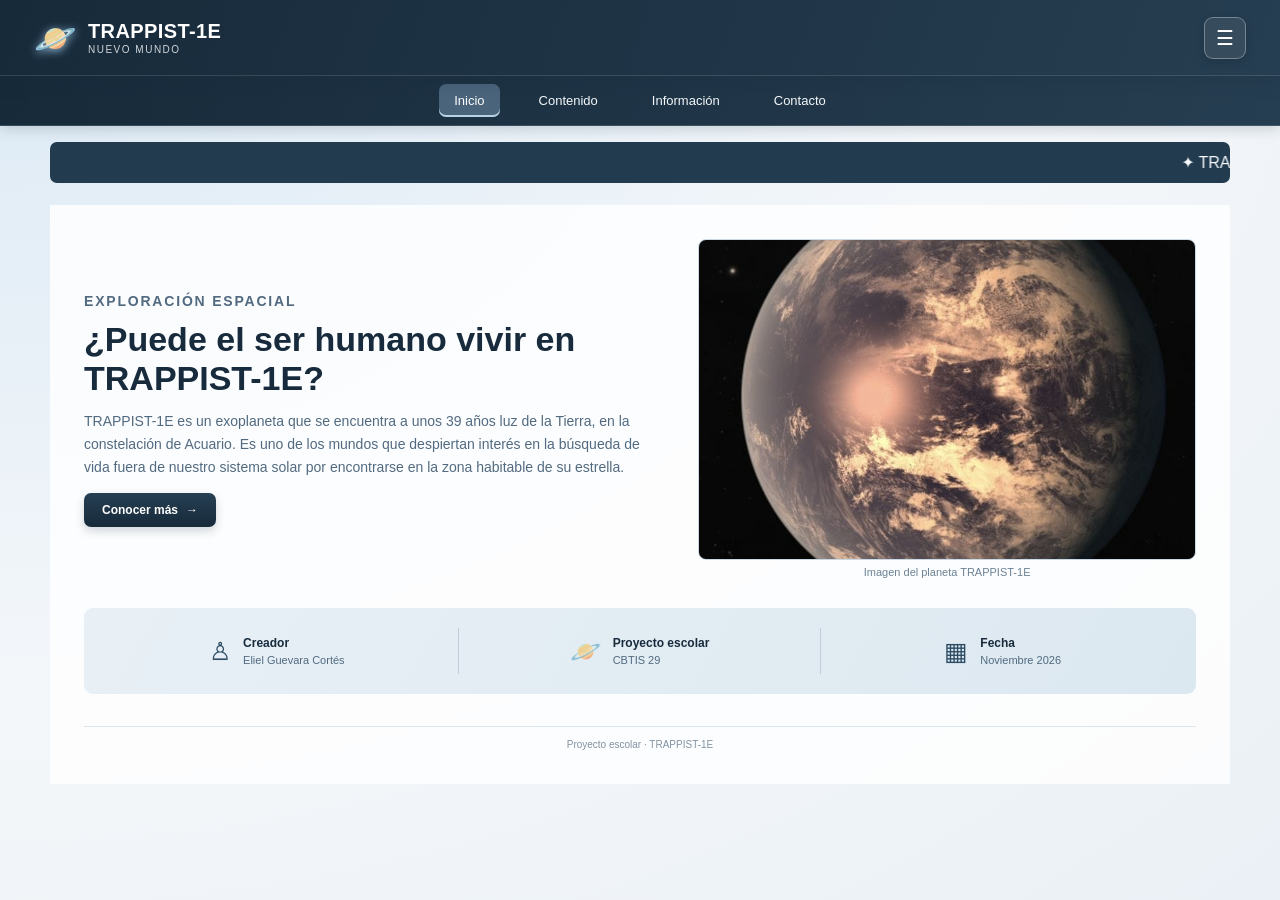
<file: index.html>
<!DOCTYPE html>
<html lang="es">
<head>
  <meta charset="UTF-8">
  <meta name="viewport" content="width=device-width, initial-scale=1.0">
  <meta name="description" content="Proyecto escolar sobre el exoplaneta TRAPPIST-1E.">
  <title>TRAPPIST-1E | Inicio</title>
  <link rel="stylesheet" href="estilos.css">
</head>
<body>
  <header class="header">
    <a class="logo" href="index.html" aria-label="TRAPPIST-1E, ir al inicio">
      <span class="planet-icon" aria-hidden="true">🪐</span>
      <span><b>TRAPPIST-1E</b><small>NUEVO MUNDO</small></span>
    </a>
    <button class="menu-btn" type="button" aria-label="Abrir menú" aria-expanded="false" aria-controls="menu-alterno" onclick="toggleMenu()">☰</button>
  </header>
  <nav class="topbar" id="menu-alterno" aria-label="Menú alternativo">
    <a href="index.html" class="active" aria-current="page">Inicio</a>
    <a href="contenido.html">Contenido</a>
    <a href="informacion.html">Información</a>
    <a href="contacto.html">Contacto</a>
  </nav>
<nav class="main-nav" aria-label="Navegación principal"><a class="active" aria-current="page" href="index.html">Inicio</a><a href="contenido.html">Contenido</a><a href="informacion.html">Información</a><a href="contacto.html">Contacto</a></nav>
  <marquee class="ticker" behavior="scroll" direction="left" scrollamount="4">✦ TRAPPIST-1E es uno de los planetas más interesantes para estudiar fuera del sistema solar ✦</marquee>
  <div class="layout">
    <main class="main">
      <section class="hero">
        <div>
          <p class="eyebrow">EXPLORACIÓN ESPACIAL</p>
          <h1>¿Puede el ser humano vivir en TRAPPIST-1E?</h1>
          <p>TRAPPIST-1E es un exoplaneta que se encuentra a unos 39 años luz de la Tierra, en la constelación de Acuario. Es uno de los mundos que despiertan interés en la búsqueda de vida fuera de nuestro sistema solar por encontrarse en la zona habitable de su estrella.</p>
          <a href="contenido.html" class="btn">Conocer más <span aria-hidden="true">→</span></a>
        </div>
        <figure>
          <div class="image-frame"><img src="./imagenes/planeta1.jpg" alt="Representación del exoplaneta TRAPPIST-1E"></div>
          <figcaption>Imagen del planeta TRAPPIST-1E</figcaption>
        </figure>
      </section>

      <section class="info-strip" aria-label="Datos del proyecto">
        <div><span class="info-icon">♙</span><span><b>Creador</b><small>Eliel Guevara Cortés</small></span></div>
        <div><span class="info-icon">🪐</span><span><b>Proyecto escolar</b><small>CBTIS 29</small></span></div>
        <div><span class="info-icon">▦</span><span><b>Fecha</b><small>Noviembre 2026</small></span></div>
      </section>
      <footer class="page-footer">Proyecto escolar · TRAPPIST-1E</footer>
    </main>
  </div>

<script>
function toggleMenu() {
  const menu = document.getElementById('menu-alterno');
  const button = document.querySelector('.menu-btn');
  const abierto = menu.classList.toggle('abierto');
  document.body.classList.toggle('menu-open', abierto);
  button.setAttribute('aria-expanded', abierto ? 'true' : 'false');
}
function closeMenu() {
  const menu = document.getElementById('menu-alterno');
  const button = document.querySelector('.menu-btn');
  if (!menu || !button) return;
  menu.classList.remove('abierto');
  document.body.classList.remove('menu-open');
  button.setAttribute('aria-expanded', 'false');
}
document.addEventListener('click', function(event) {
  const menu = document.getElementById('menu-alterno');
  const button = document.querySelector('.menu-btn');
  if (menu && button && !menu.contains(event.target) && !button.contains(event.target)) {
    closeMenu();
  }
});
document.addEventListener('keydown', function(event) {
  if (event.key === 'Escape') closeMenu();
});
</script>

</body>
</html>
</file>
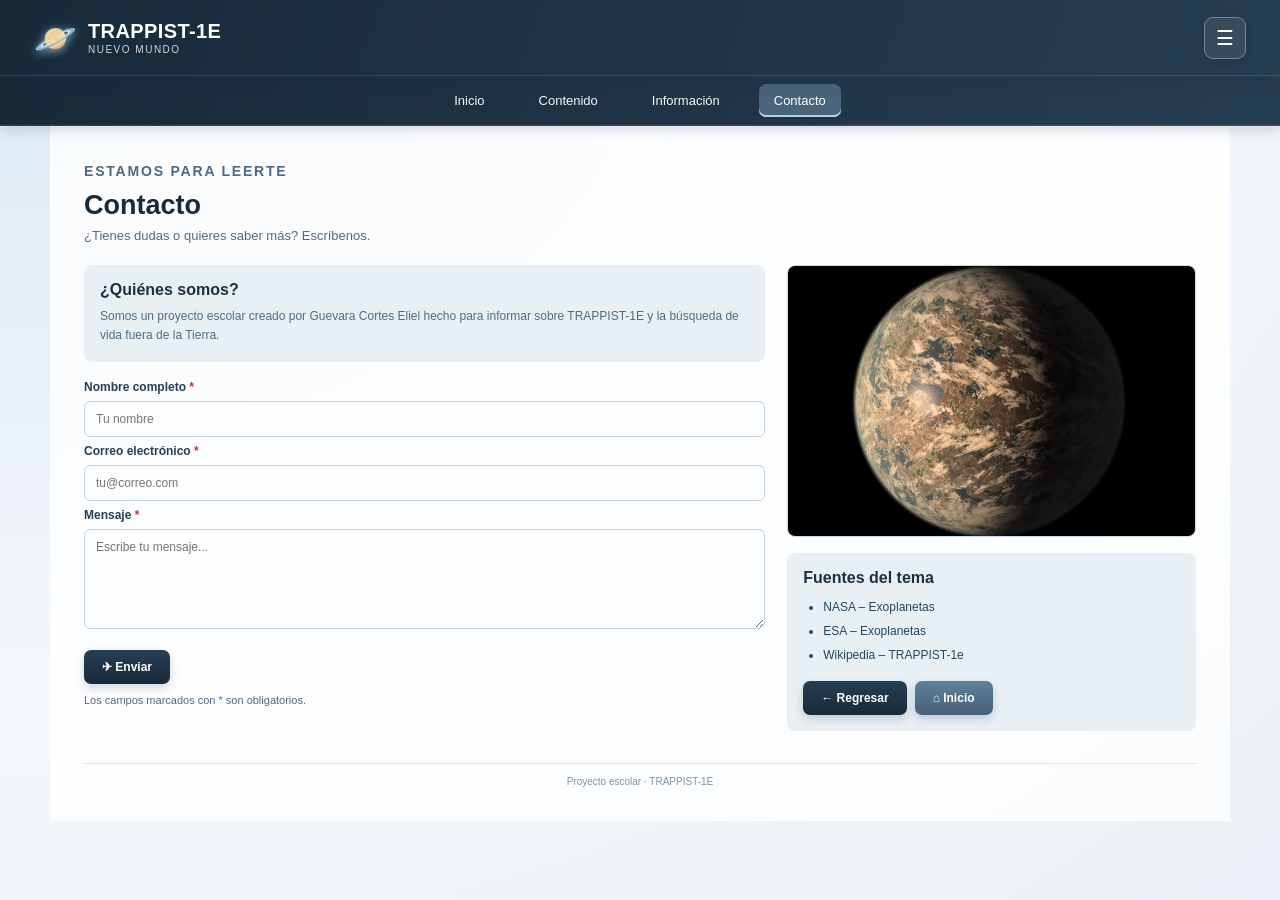
<file: contacto.html>
<!DOCTYPE html>
<html lang="es">
<head>
  <meta charset="UTF-8">
  <meta name="viewport" content="width=device-width, initial-scale=1.0">
  <meta name="description" content="Formulario de contacto del proyecto escolar TRAPPIST-1E.">
  <title>TRAPPIST-1E | Contacto</title>
  <link rel="stylesheet" href="estilos.css">
</head>
<body>
  <header class="header">
    <a class="logo" href="index.html"><span class="planet-icon" aria-hidden="true">🪐</span><span><b>TRAPPIST-1E</b><small>NUEVO MUNDO</small></span></a>
    <button class="menu-btn" type="button" aria-label="Abrir menú" aria-expanded="false" aria-controls="menu-alterno" onclick="toggleMenu()">☰</button>
  </header>
  <nav class="topbar" id="menu-alterno" aria-label="Menú alternativo">
    <a href="index.html">Inicio</a>
    <a href="contenido.html">Contenido</a>
    <a href="informacion.html">Información</a>
    <a href="contacto.html" class="active" aria-current="page">Contacto</a>
  </nav>
<nav class="main-nav" aria-label="Navegación principal"><a href="index.html">Inicio</a><a href="contenido.html">Contenido</a><a href="informacion.html">Información</a><a class="active" aria-current="page" href="contacto.html">Contacto</a></nav>
  <div class="layout">
    <main class="main">
      <header class="section-heading"><p class="eyebrow">ESTAMOS PARA LEERTE</p><h1>Contacto</h1><p>¿Tienes dudas o quieres saber más? Escríbenos.</p></header>
      <div class="contact-layout">
        <section>
          <article class="about-card"><h2>¿Quiénes somos?</h2><p>Somos un proyecto escolar creado por Guevara Cortes Eliel hecho para informar sobre TRAPPIST-1E y la búsqueda de vida fuera de la Tierra.</p></article>
          <form id="contact-form" class="contact-form">
            <label for="nombre">Nombre completo <span>*</span></label>
            <input id="nombre" name="nombre" type="text" placeholder="Tu nombre" autocomplete="name" required>
            <label for="correo">Correo electrónico <span>*</span></label>
            <input id="correo" name="correo" type="email" placeholder="tu@correo.com" autocomplete="email" required>
            <label for="mensaje">Mensaje <span>*</span></label>
            <textarea id="mensaje" name="mensaje" placeholder="Escribe tu mensaje..." rows="4" required></textarea>
            <button class="btn" type="submit">✈ Enviar</button>
            <p id="form-feedback" class="form-feedback" role="status" aria-live="polite">Los campos marcados con * son obligatorios.</p>
          </form>
        </section>
        <aside class="contact-aside">
          <div class="image-frame"><img src="imagenes/planeta2.jpg" alt="Imagen de referencia de TRAPPIST-1E"></div>
          <div class="sources"><h2>Fuentes del tema</h2>
            <ul>
              <li><a href="https://www.nasa.gov/universe/exoplanets/" target="_blank" rel="noopener noreferrer">NASA – Exoplanetas</a></li>
              <li><a href="https://www.esa.int/Science_Exploration/Space_Science/Exoplanets" target="_blank" rel="noopener noreferrer">ESA – Exoplanetas</a></li>
              <li><a href="https://es.wikipedia.org/wiki/TRAPPIST-1e" target="_blank" rel="noopener noreferrer">Wikipedia – TRAPPIST-1e</a></li>
            </ul>
            <a class="btn" href="informacion.html">← Regresar</a><a class="btn secondary" href="index.html">⌂ Inicio</a>
          </div>
        </aside>
      </div>
      <footer class="page-footer">Proyecto escolar · TRAPPIST-1E</footer>
    </main>
  </div>
  <script>
function toggleMenu() {
  const menu = document.getElementById('menu-alterno');
  const button = document.querySelector('.menu-btn');
  const abierto = menu.classList.toggle('abierto');
  document.body.classList.toggle('menu-open', abierto);
  button.setAttribute('aria-expanded', abierto ? 'true' : 'false');
}
function closeMenu() {
  const menu = document.getElementById('menu-alterno');
  const button = document.querySelector('.menu-btn');
  if (!menu || !button) return;
  menu.classList.remove('abierto');
  document.body.classList.remove('menu-open');
  button.setAttribute('aria-expanded', 'false');
}
document.addEventListener('click', function(event) {
  const menu = document.getElementById('menu-alterno');
  const button = document.querySelector('.menu-btn');
  if (menu && button && !menu.contains(event.target) && !button.contains(event.target)) {
    closeMenu();
  }
});
document.addEventListener('keydown', function(event) {
  if (event.key === 'Escape') closeMenu();
});
</script>

<script>
function toggleMenu() {
  const menu = document.getElementById('menu-alterno');
  const button = document.querySelector('.menu-btn');
  const abierto = menu.classList.toggle('abierto');
  document.body.classList.toggle('menu-open', abierto);
  button.setAttribute('aria-expanded', abierto ? 'true' : 'false');
}
function closeMenu() {
  const menu = document.getElementById('menu-alterno');
  const button = document.querySelector('.menu-btn');
  if (!menu || !button) return;
  menu.classList.remove('abierto');
  document.body.classList.remove('menu-open');
  button.setAttribute('aria-expanded', 'false');
}
document.addEventListener('click', function(event) {
  const menu = document.getElementById('menu-alterno');
  const button = document.querySelector('.menu-btn');
  if (menu && button && !menu.contains(event.target) && !button.contains(event.target)) {
    closeMenu();
  }
});
document.addEventListener('keydown', function(event) {
  if (event.key === 'Escape') closeMenu();
});
</script>

</body>
</html>
</file>
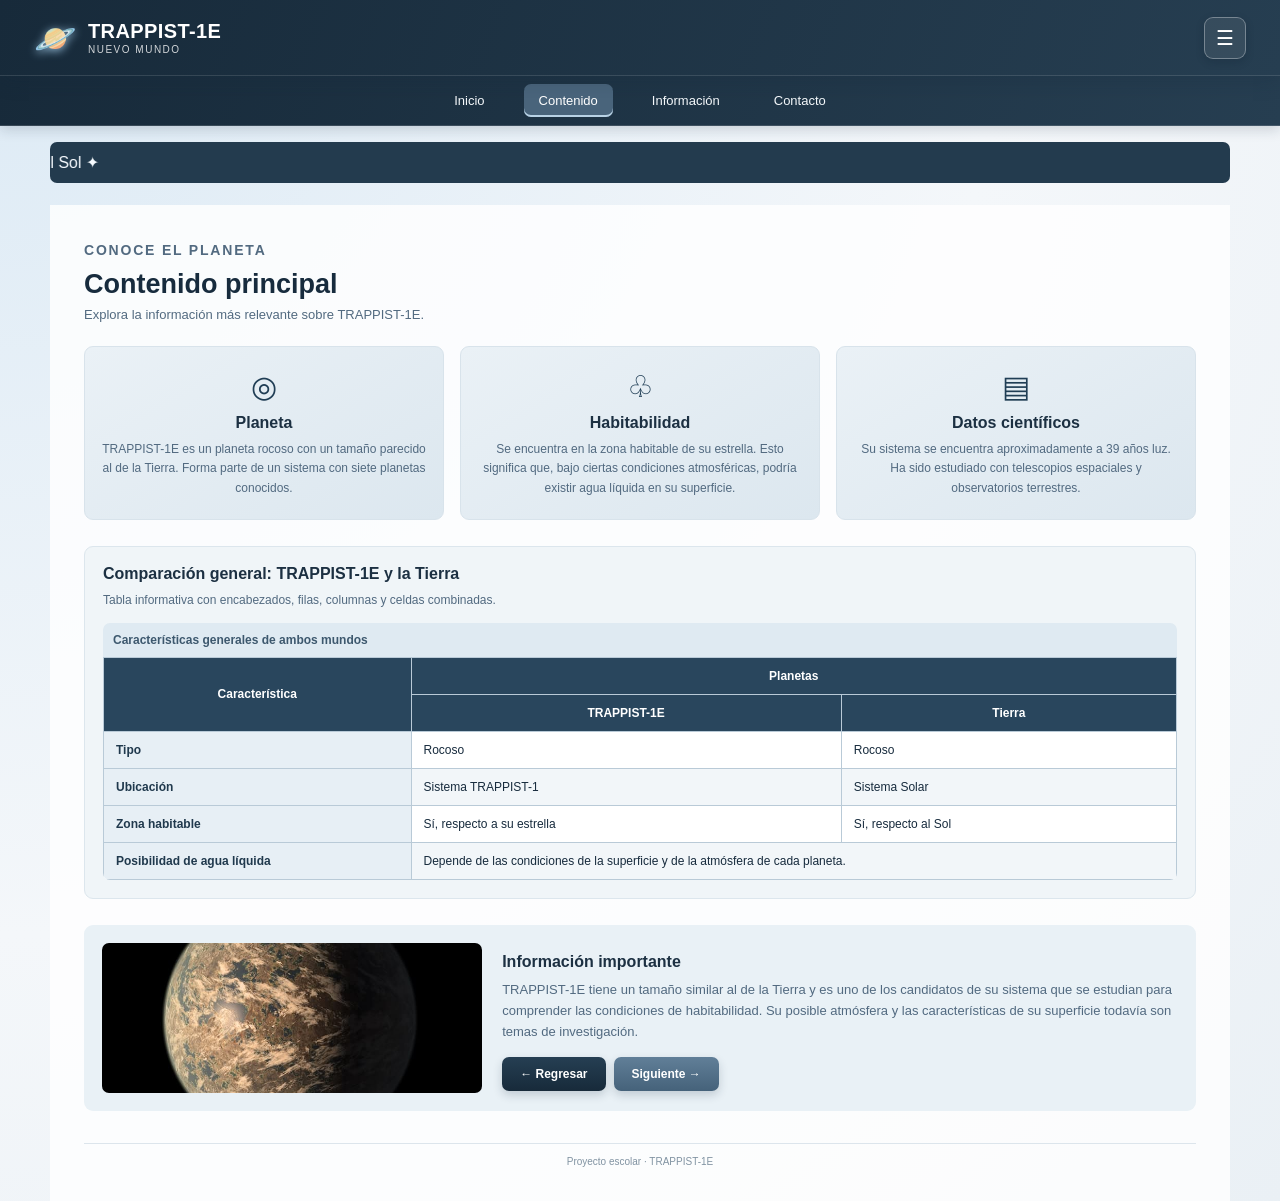
<file: contenido.html>
<!DOCTYPE html>
<html lang="es">
<head>
  <meta charset="UTF-8">
  <meta name="viewport" content="width=device-width, initial-scale=1.0">
  <meta name="description" content="Características y datos de TRAPPIST-1E.">
  <title>TRAPPIST-1E | Contenido principal</title>
  <link rel="stylesheet" href="estilos.css">
</head>
<body>
  <header class="header">
    <a class="logo" href="index.html"><span class="planet-icon" aria-hidden="true">🪐</span><span><b>TRAPPIST-1E</b><small>NUEVO MUNDO</small></span></a>
    <button class="menu-btn" type="button" aria-label="Abrir menú" aria-expanded="false" aria-controls="menu-alterno" onclick="toggleMenu()">☰</button>
  </header>
  <nav class="topbar" id="menu-alterno" aria-label="Menú alternativo">
    <a href="index.html">Inicio</a>
    <a href="contenido.html" class="active" aria-current="page">Contenido</a>
    <a href="informacion.html">Información</a>
    <a href="contacto.html">Contacto</a>
  </nav>
<nav class="main-nav" aria-label="Navegación principal"><a href="index.html">Inicio</a><a class="active" aria-current="page" href="contenido.html">Contenido</a><a href="informacion.html">Información</a><a href="contacto.html">Contacto</a></nav>
  <marquee class="ticker" behavior="scroll" direction="right" scrollamount="3">✦ Un exoplaneta es un planeta que orbita una estrella distinta del Sol ✦</marquee>
  <div class="layout">
    <main class="main">
      <header class="section-heading"><p class="eyebrow">CONOCE EL PLANETA</p><h1>Contenido principal</h1><p>Explora la información más relevante sobre TRAPPIST-1E.</p></header>
      <section class="card-grid">
        <article class="card"><div class="card-icon">◎</div><h2>Planeta</h2><p>TRAPPIST-1E es un planeta rocoso con un tamaño parecido al de la Tierra. Forma parte de un sistema con siete planetas conocidos.</p></article>
        <article class="card"><div class="card-icon">♧</div><h2>Habitabilidad</h2><p>Se encuentra en la zona habitable de su estrella. Esto significa que, bajo ciertas condiciones atmosféricas, podría existir agua líquida en su superficie.</p></article>
        <article class="card"><div class="card-icon">▤</div><h2>Datos científicos</h2><p>Su sistema se encuentra aproximadamente a 39 años luz. Ha sido estudiado con telescopios espaciales y observatorios terrestres.</p></article>
      </section>

      <section class="comparison">
        <h2>Comparación general: TRAPPIST-1E y la Tierra</h2>
        <p class="muted">Tabla informativa con encabezados, filas, columnas y celdas combinadas.</p>
        <div class="table-wrap">
          <table>
            <caption>Características generales de ambos mundos</caption>
            <thead>
              <tr><th rowspan="2" scope="col">Característica</th><th colspan="2" scope="colgroup">Planetas</th></tr>
              <tr><th scope="col">TRAPPIST-1E</th><th scope="col">Tierra</th></tr>
            </thead>
            <tbody>
              <tr><th scope="row">Tipo</th><td>Rocoso</td><td>Rocoso</td></tr>
              <tr><th scope="row">Ubicación</th><td>Sistema TRAPPIST-1</td><td>Sistema Solar</td></tr>
              <tr><th scope="row">Zona habitable</th><td>Sí, respecto a su estrella</td><td>Sí, respecto al Sol</td></tr>
              <tr><th scope="row">Posibilidad de agua líquida</th><td colspan="2">Depende de las condiciones de la superficie y de la atmósfera de cada planeta.</td></tr>
            </tbody>
          </table>
        </div>
      </section>

      <section class="feature-panel">
        <img src="imagenes/planeta2.jpg" alt="Ilustración de TRAPPIST-1E">
        <div><h2>Información importante</h2><p>TRAPPIST-1E tiene un tamaño similar al de la Tierra y es uno de los candidatos de su sistema que se estudian para comprender las condiciones de habitabilidad. Su posible atmósfera y las características de su superficie todavía son temas de investigación.</p><a class="btn" href="index.html">← Regresar</a><a class="btn secondary" href="informacion.html">Siguiente →</a></div>
      </section>
      <footer class="page-footer">Proyecto escolar · TRAPPIST-1E</footer>
    </main>
  </div>

<script>
function toggleMenu() {
  const menu = document.getElementById('menu-alterno');
  const button = document.querySelector('.menu-btn');
  const abierto = menu.classList.toggle('abierto');
  document.body.classList.toggle('menu-open', abierto);
  button.setAttribute('aria-expanded', abierto ? 'true' : 'false');
}
function closeMenu() {
  const menu = document.getElementById('menu-alterno');
  const button = document.querySelector('.menu-btn');
  if (!menu || !button) return;
  menu.classList.remove('abierto');
  document.body.classList.remove('menu-open');
  button.setAttribute('aria-expanded', 'false');
}
document.addEventListener('click', function(event) {
  const menu = document.getElementById('menu-alterno');
  const button = document.querySelector('.menu-btn');
  if (menu && button && !menu.contains(event.target) && !button.contains(event.target)) {
    closeMenu();
  }
});
document.addEventListener('keydown', function(event) {
  if (event.key === 'Escape') closeMenu();
});
</script>

</body>
</html>
</file>
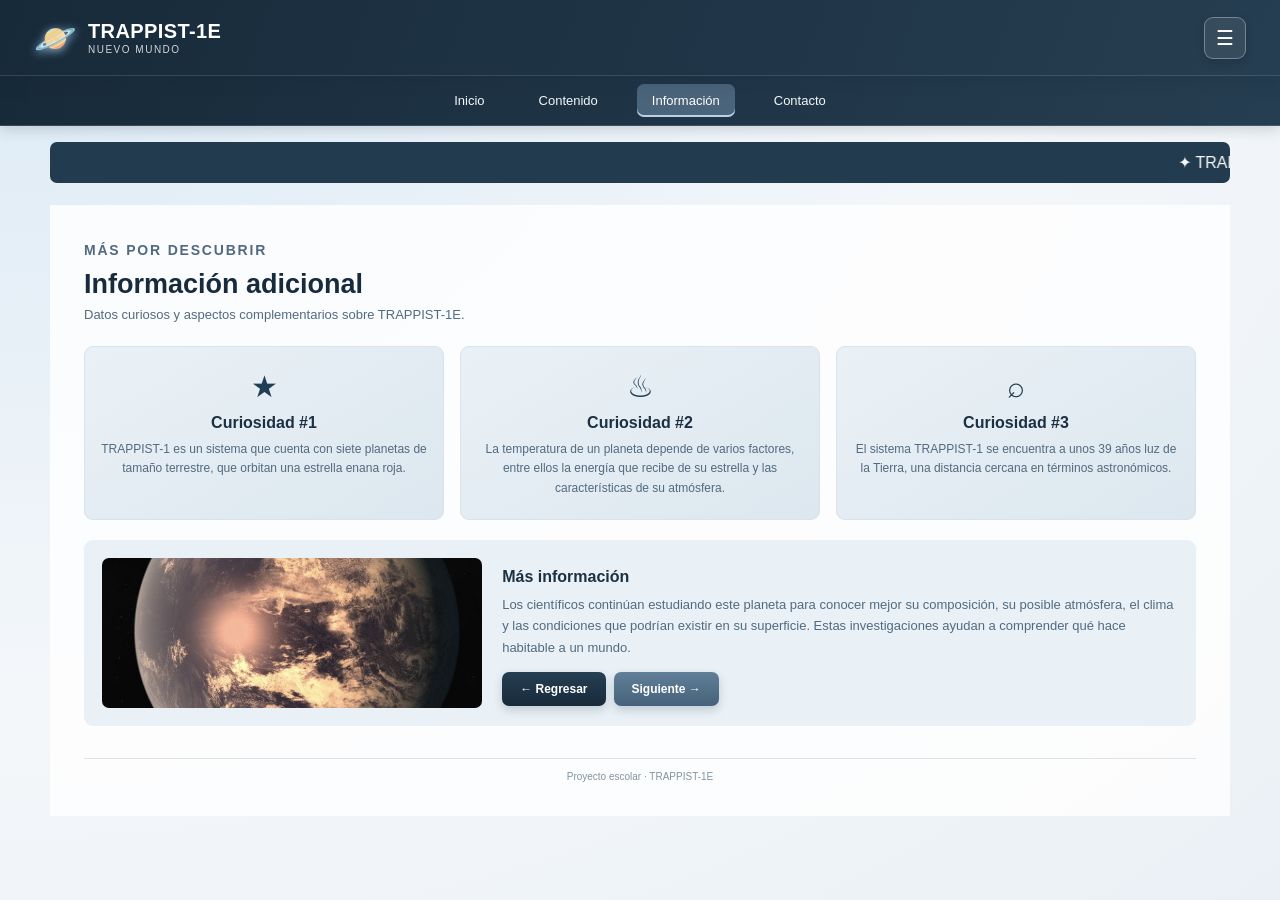
<file: informacion.html>
<!DOCTYPE html>
<html lang="es">
<head>
  <meta charset="UTF-8">
  <meta name="viewport" content="width=device-width, initial-scale=1.0">
  <meta name="description" content="Información adicional y curiosidades del sistema TRAPPIST-1.">
  <title>TRAPPIST-1E | Información adicional</title>
  <link rel="stylesheet" href="estilos.css">
</head>
<body>
  <header class="header">
    <a class="logo" href="index.html"><span class="planet-icon" aria-hidden="true">🪐</span><span><b>TRAPPIST-1E</b><small>NUEVO MUNDO</small></span></a>
    <button class="menu-btn" type="button" aria-label="Abrir menú" aria-expanded="false" aria-controls="menu-alterno" onclick="toggleMenu()">☰</button>
  </header>
  <nav class="topbar" id="menu-alterno" aria-label="Menú alternativo">
    <a href="index.html">Inicio</a>
    <a href="contenido.html">Contenido</a>
    <a href="informacion.html" class="active" aria-current="page">Información</a>
    <a href="contacto.html">Contacto</a>
  </nav>
<nav class="main-nav" aria-label="Navegación principal"><a href="index.html">Inicio</a><a href="contenido.html">Contenido</a><a class="active" aria-current="page" href="informacion.html">Información</a><a href="contacto.html">Contacto</a></nav>
  <marquee class="ticker" behavior="scroll" direction="left" scrollamount="4">✦ TRAPPIST-1 cuenta con siete planetas rocosos que siguen siendo investigados ✦</marquee>
  <div class="layout">
    <main class="main">
      <header class="section-heading"><p class="eyebrow">MÁS POR DESCUBRIR</p><h1>Información adicional</h1><p>Datos curiosos y aspectos complementarios sobre TRAPPIST-1E.</p></header>
      <section class="card-grid">
        <article class="card"><div class="card-icon">★</div><h2>Curiosidad #1</h2><p>TRAPPIST-1 es un sistema que cuenta con siete planetas de tamaño terrestre, que orbitan una estrella enana roja.</p></article>
        <article class="card"><div class="card-icon">♨</div><h2>Curiosidad #2</h2><p>La temperatura de un planeta depende de varios factores, entre ellos la energía que recibe de su estrella y las características de su atmósfera.</p></article>
        <article class="card"><div class="card-icon">⌕</div><h2>Curiosidad #3</h2><p>El sistema TRAPPIST-1 se encuentra a unos 39 años luz de la Tierra, una distancia cercana en términos astronómicos.</p></article>
      </section>
      <section class="feature-panel">
        <img src="imagenes/planeta1.jpg" alt="Representación artística del planeta TRAPPIST-1E">
        <div><h2>Más información</h2><p>Los científicos continúan estudiando este planeta para conocer mejor su composición, su posible atmósfera, el clima y las condiciones que podrían existir en su superficie. Estas investigaciones ayudan a comprender qué hace habitable a un mundo.</p><a class="btn" href="contenido.html">← Regresar</a><a class="btn secondary" href="contacto.html">Siguiente →</a></div>
      </section>
      <footer class="page-footer">Proyecto escolar · TRAPPIST-1E</footer>
    </main>
  </div>

<script>
function toggleMenu() {
  const menu = document.getElementById('menu-alterno');
  const button = document.querySelector('.menu-btn');
  const abierto = menu.classList.toggle('abierto');
  document.body.classList.toggle('menu-open', abierto);
  button.setAttribute('aria-expanded', abierto ? 'true' : 'false');
}
function closeMenu() {
  const menu = document.getElementById('menu-alterno');
  const button = document.querySelector('.menu-btn');
  if (!menu || !button) return;
  menu.classList.remove('abierto');
  document.body.classList.remove('menu-open');
  button.setAttribute('aria-expanded', 'false');
}
document.addEventListener('click', function(event) {
  const menu = document.getElementById('menu-alterno');
  const button = document.querySelector('.menu-btn');
  if (menu && button && !menu.contains(event.target) && !button.contains(event.target)) {
    closeMenu();
  }
});
document.addEventListener('keydown', function(event) {
  if (event.key === 'Escape') closeMenu();
});
</script>

</body>
</html>
</file>
<file: estilos.css>
/* Estilo general para modificar tonos en general */
:root {
  --navy: #172a3a;
  --navy-2: #20394d;
  --blue: #45627a;
  --ink: #172b3d;
  --muted: #526a80;
  --pale: #e7eff5;
  --line: #d2dee8;
  --white: #fff;
}
* { box-sizing: border-box; margin: 0; padding: 0; }
html { scroll-behavior: smooth; }
body {
  min-height: 100vh; color: var(--ink);
  font-family: "Segoe UI", Arial, sans-serif;
  background: radial-gradient(ellipse at top left, #dceaf5 0, #f4f7fa 55%, #eaf0f5 100%);
}
a { color: inherit; }
.header {
  min-height: 76px; padding: 12px clamp(16px, 3vw, 34px);
  display: flex; justify-content: space-between; align-items: center; gap: 18px;
  color: var(--white); background: linear-gradient(110deg, #172a3a, #263e51);
  border-bottom: 1px solid rgba(255,255,255,.12); box-shadow: 0 5px 18px #13283a35;
  position: relative; z-index: 2;
}
.logo { display: inline-flex; align-items: center; gap: 12px; text-decoration: none; flex-shrink: 0; }
.planet-icon { font-size: 34px; filter: drop-shadow(0 2px 5px #8fb5d0); }
.logo b { display: block; font-size: 20px; letter-spacing: .4px; }
.logo small { display: block; margin-top: 1px; font-size: 10px; letter-spacing: 1.5px; opacity: .8; }
.main-nav { display: flex; align-items: center; justify-content: flex-end; gap: 7px; flex-wrap: wrap; }
.main-nav a {
  padding: 9px 13px; border-radius: 6px; color: #e1eaf1; text-decoration: none;
  font-size: 13px; transition: background .2s, color .2s;
}
.main-nav a:hover, .main-nav a.active { background: #49647b; color: white; box-shadow: inset 0 -2px #b8d2e5; }
.layout { display: grid; grid-template-columns: 205px minmax(0, 1fr); max-width: 1440px; margin: 0 auto; min-height: calc(100vh - 76px); }
.sidebar {
  color: #e7eef4; background: linear-gradient(180deg, #1c3040, #223b4d);
  padding: 22px 13px; min-height: 100%;
}
.side-menu-title { padding: 0 10px 18px; font-size: 20px; color: #dce8f1; }
.side-menu-title span { margin-left: 8px; font-size: 10px; letter-spacing: 1.4px; opacity: .6; vertical-align: 3px; }
.sidebar nav { display: grid; gap: 5px; }
.sidebar nav a {
  padding: 10px 12px; color: #dce6ee; text-decoration: none; border-radius: 6px;
  font-size: 14px; transition: .2s;
}
.sidebar nav a:hover, .sidebar nav a.active { background: #49647b; color: white; }
.main {
  width: 100%; max-width: 1180px; min-width: 0; padding: clamp(20px, 3vw, 34px);
  margin: 0 auto; background: rgba(255,255,255,.82);
}
.hero { display: grid; grid-template-columns: 1.08fr .92fr; align-items: center; gap: 30px; }
.eyebrow { color: #64839b; font-size: 10px; font-weight: 800; letter-spacing: 1.8px; margin-bottom: 7px; }
h1 { color: #172b3d; font-size: clamp(25px, 3vw, 34px); line-height: 1.15; margin-bottom: 12px; }
.main p { color: var(--muted); line-height: 1.65; font-size: 14px; }
.hero figure { min-width: 0; }
.image-frame {
  width: 100%; min-height: 210px; aspect-ratio: 1.55 / 1; overflow: hidden;
  display: grid; place-items: center; border-radius: 8px;
  background: linear-gradient(135deg, #dce8f1, #bdcedc); border: 1px solid #c9d8e4;
}
.image-frame img { width: 100%; height: 100%; min-height: 210px; object-fit: cover; }
figcaption { text-align: center; margin-top: 6px; color: #6b8194; font-size: 11px; }
.btn {
  display: inline-flex; justify-content: center; align-items: center; gap: 8px;
  padding: 10px 18px; margin: 14px 8px 0 0; border: 0; border-radius: 7px;
  color: white; background: linear-gradient(180deg, #263f53, #172a3a);
  font-size: 12px; font-weight: 700; text-decoration: none; cursor: pointer;
  box-shadow: 0 4px 10px #142c4030; transition: transform .2s, filter .2s;
}
.btn:hover { transform: translateY(-2px); filter: brightness(1.12); }
.btn.secondary { background: linear-gradient(180deg, #617f98, #45627a); }
.ticker {
  overflow: hidden; margin: 24px 0; padding: 11px 0; border-radius: 7px;
  color: #f7fbff; background: #233b4e; white-space: nowrap;
}
.ticker span { display: inline-block; padding-left: 100%; animation: ticker-move 22s linear infinite; font-size: 12px; font-weight: 600; }
.ticker:hover span { animation-play-state: paused; }
@keyframes ticker-move { from { transform: translateX(0); } to { transform: translateX(-100%); } }
.info-strip {
  display: grid; grid-template-columns: repeat(3, 1fr); margin-top: 30px; padding: 20px 12px;
  border-radius: 9px; background: linear-gradient(120deg, #e8f0f6, #dce8f0);
}
.info-strip > div { display: flex; align-items: center; justify-content: center; gap: 12px; padding: 8px; border-right: 1px solid #bfceda; }
.info-strip > div:last-child { border: 0; }
.info-icon { color: #2d4c63; font-size: 25px; }
.info-strip b, .info-strip small { display: block; }
.info-strip b { font-size: 12px; }
.info-strip small { margin-top: 4px; color: var(--muted); font-size: 11px; }
.section-heading { margin-bottom: 18px; }
.section-heading h1 { font-size: 27px; margin-bottom: 4px; }
.section-heading p:last-child { font-size: 13px; }
.card-grid { display: grid; grid-template-columns: repeat(3, minmax(0, 1fr)); gap: 16px; margin: 20px 0; }
.card {
  min-width: 0; padding: 20px 16px; text-align: center; border-radius: 9px;
  background: linear-gradient(150deg, #eaf1f6, #dce7ef); border: 1px solid #d8e3eb;
  transition: transform .2s, box-shadow .2s;
}
.card:hover { transform: translateY(-3px); box-shadow: 0 9px 18px #1c34451a; }
.card-icon { color: #203e55; font-size: 30px; line-height: 1.3; }
.card h2, .feature-panel h2, .comparison h2, .about-card h2, .sources h2 { margin: 8px 0; color: #1c3042; font-size: 16px; }
.card p { font-size: 12px; }
.comparison { margin: 26px 0; padding: 18px; border-radius: 9px; background: #f0f5f8; border: 1px solid #dce6ed; }
.comparison h2 { margin-top: 0; }
.comparison .muted { font-size: 12px; margin-bottom: 12px; }
.table-wrap { width: 100%; overflow-x: auto; border-radius: 7px; }
table { width: 100%; min-width: 520px; border-collapse: collapse; background: white; font-size: 12px; }
caption { padding: 10px; color: #3d586e; font-weight: 700; text-align: left; background: #dfeaf2; }
th, td { padding: 11px 12px; border: 1px solid #b9cad7; text-align: left; }
thead th { color: white; background: #29465d; text-align: center; }
tbody th { background: #e7eff5; color: #20394d; }
tbody tr:nth-child(even) td { background: #f2f6f9; }
.feature-panel {
  display: grid; grid-template-columns: minmax(180px, .72fr) 1.28fr; align-items: center; gap: 20px;
  padding: 18px; margin-top: 20px; border-radius: 9px; background: #e9f1f6;
}
.feature-panel > img { width: 100%; height: 150px; object-fit: cover; border-radius: 7px; }
.feature-panel p { font-size: 13px; }
.contact-layout { display: grid; grid-template-columns: minmax(0, 1.25fr) minmax(220px, .75fr); gap: 22px; }
.about-card, .sources { padding: 16px; border-radius: 8px; background: #e8f0f6; }
.about-card h2, .sources h2 { margin-top: 0; }
.about-card p { font-size: 12px; }
.contact-form { display: grid; gap: 7px; margin-top: 18px; }
.contact-form label { color: #263f53; font-size: 12px; font-weight: 700; }
.contact-form label span { color: #b33b3b; }
.contact-form input, .contact-form textarea {
  width: 100%; padding: 10px 11px; border: 1px solid #c4d3df; border-radius: 6px;
  color: var(--ink); background: #fbfdff; font: inherit; font-size: 12px;
}
.contact-form input:focus, .contact-form textarea:focus { outline: 2px solid #86a9c2; border-color: #547b98; }
.contact-form textarea { resize: vertical; min-height: 100px; }
.contact-form .btn { justify-self: start; }
.form-feedback { font-size: 11px !important; }
.contact-aside { display: grid; align-content: start; gap: 16px; }
.contact-aside .image-frame { min-height: 155px; aspect-ratio: 1.5 / 1; }
.contact-aside .image-frame img { min-height: 155px; }
.sources ul { padding-left: 20px; color: #304c62; font-size: 12px; line-height: 2; }
.sources a { color: #25465e; text-decoration: none; }
.sources a:hover { text-decoration: underline; }
.page-footer { margin-top: 32px; padding-top: 12px; border-top: 1px solid #dce5ec; color: #8193a2; font-size: 10px; text-align: center; }

@media (max-width: 900px) {
  .layout { grid-template-columns: 165px minmax(0, 1fr); }
  .header { align-items: flex-start; }
  .main-nav { gap: 2px; }
  .main-nav a { padding: 8px; font-size: 12px; }
  .hero { gap: 18px; }
  .card-grid { gap: 10px; }
  .card { padding: 15px 10px; }
}
@media (max-width: 680px) {
  .header { padding: 12px 15px; flex-wrap: wrap; }
  .logo b { font-size: 18px; }
  .main-nav { width: 100%; justify-content: flex-start; overflow-x: auto; flex-wrap: nowrap; }
  .main-nav a { white-space: nowrap; }
  .layout { display: block; }
  .sidebar { min-height: auto; padding: 10px 12px; }
  .side-menu-title { display: none; }
  .sidebar nav { display: flex; overflow-x: auto; gap: 5px; }
  .sidebar nav a { flex: 0 0 auto; padding: 9px 12px; font-size: 12px; }
  .main { padding: 20px 15px; }
  .hero, .contact-layout, .feature-panel { grid-template-columns: 1fr; }
  .hero .image-frame { min-height: 190px; }
  .card-grid { grid-template-columns: 1fr; }
  .card { text-align: left; }
  .card-icon { font-size: 25px; }
  .feature-panel > img { max-height: 190px; }
  .info-strip { grid-template-columns: 1fr; gap: 8px; }
  .info-strip > div { justify-content: flex-start; border-right: 0; border-bottom: 1px solid #bfceda; }
  .info-strip > div:last-child { border-bottom: 0; }
}
@media (prefers-reduced-motion: reduce) {
  html { scroll-behavior: auto; }
  .ticker { white-space: normal; }
  *, *::before, *::after { transition-duration: .01ms !important; }
}


/* Estilo de las dos barras de navegar */
.header { position: relative; z-index: 20; }
.menu-btn {
  display: inline-flex; align-items: center; justify-content: center;
  width: 42px; height: 42px; border: 1px solid rgba(255,255,255,.28);
  border-radius: 9px; color: #fff; background: #20394d;
  font-size: 20px; cursor: pointer; flex-shrink: 0;
  box-shadow: 0 3px 9px rgba(10,25,40,.2);
}
.menu-btn:hover { background: #45627a; }
.topbar {
  display: none; position: absolute; z-index: 30;
  top: 20px; right: 68px;
  align-items: center; justify-content: center; flex-wrap: wrap; gap: 7px;
  padding: 10px 13px; max-width: min(620px, calc(100vw - 100px));
  background: linear-gradient(110deg, #172a3a, #263e51);
  border: 2px solid rgba(219,235,247,.8);
  border-radius: 28px;
  box-shadow: 0 8px 22px rgba(12,29,43,.32);
}
.topbar.abierto { display: flex; }
.topbar a {
  color: #e1eaf1; text-decoration: none; font-size: 13px;
  padding: 8px 14px; border-radius: 22px; white-space: nowrap;
  transition: background .2s, color .2s;
}
.topbar a:hover, .topbar a.active {
  color: #fff; background: #49647b;
  box-shadow: inset 0 0 0 1px rgba(255,255,255,.28);
}
/* Estilo de la tercera barra */
.layout { display: block; min-height: auto; }
.main { max-width: 1180px; margin: 0 auto; }
.ticker { margin: 12px auto 0; max-width: 1180px; border-radius: 7px; }
@media (max-width: 760px) {
  .header { flex-wrap: wrap; }
  .main-nav { gap: 3px; }
  .main-nav a { padding: 8px 9px; font-size: 12px; }
  .topbar { right: 12px; top: calc(100% - 5px); transform: translateY(0); max-width: calc(100vw - 24px); }
}
@media (max-width: 520px) {
  .header { gap: 8px; }
  .logo b { font-size: 17px; }
  .planet-icon { font-size: 29px; }
  .main-nav { width: 100%; justify-content: center; order: 3; }
  .menu-btn { margin-left: auto; }
  .topbar { left: 12px; right: 12px; justify-content: center; }
}


/* === Adaptar a varios dispositivos === */
/* La primera barra de navegar */
.header {
  position: relative;
  z-index: 70;
  min-height: 76px;
}
.main-nav {
  position: relative;
  z-index: 55;
  width: 100%;
  min-height: 50px;
  padding: 5px clamp(12px, 3vw, 34px);
  display: flex;
  align-items: center;
  justify-content: center;
  gap: clamp(8px, 2vw, 24px);
  flex-wrap: nowrap;
  overflow-x: auto;
  background: linear-gradient(110deg, #172a3a, #263e51);
  border-bottom: 1px solid rgba(255,255,255,.14);
  box-shadow: 0 4px 12px rgba(19,40,58,.16);
  scrollbar-width: none;
}
.main-nav::-webkit-scrollbar { display: none; }
.main-nav a {
  flex: 0 0 auto;
  color: #f4f8fb;
  padding: 9px 15px;
  border-radius: 7px;
  white-space: nowrap;
  font-size: 13px;
}
.main-nav a:hover,
.main-nav a.active {
  color: #fff;
  background: #49647b;
  box-shadow: inset 0 -2px #b8d2e5;
}

/* Boton de menu */
.menu-btn {
  position: relative;
  z-index: 75;
  color: #fff;
  border: 1px solid rgba(255,255,255,.32);
  background: rgba(255,255,255,.08);
}
.menu-btn:focus-visible,
.main-nav a:focus-visible,
.topbar a:focus-visible {
  outline: 2px solid #d8eafa;
  outline-offset: 3px;
}

/* Segunda barra de navegar */
.topbar {
  display: none;
  position: fixed;
  z-index: 80;
  top: 91px;
  right: clamp(12px, 2.5vw, 30px);
  left: auto;
  width: min(390px, calc(100vw - 24px));
  max-width: none;
  padding: 18px;
  flex-direction: column;
  align-items: stretch;
  justify-content: flex-start;
  gap: 7px;
  background: rgba(23,42,58,.78);
  -webkit-backdrop-filter: blur(18px) saturate(145%);
  backdrop-filter: blur(18px) saturate(145%);
  border: 1px solid rgba(230,242,250,.34);
  border-radius: 17px;
  box-shadow: 0 18px 48px rgba(10,25,38,.34), inset 0 1px rgba(255,255,255,.12);
}
.topbar.abierto { display: flex; animation: menu-pop .18s ease-out; }
.topbar a {
  display: flex;
  align-items: center;
  min-height: 42px;
  padding: 10px 14px;
  color: #f4f8fb;
  background: rgba(255,255,255,.055);
  border: 1px solid rgba(255,255,255,.08);
  border-radius: 10px;
  font-size: 14px;
}
.topbar a:hover,
.topbar a.active {
  color: #fff;
  background: rgba(123,158,184,.38);
  border-color: rgba(230,242,250,.25);
  box-shadow: inset 0 0 0 1px rgba(255,255,255,.06);
}
@keyframes menu-pop {
  from { opacity: 0; transform: translateY(-7px) scale(.985); }
  to { opacity: 1; transform: translateY(0) scale(1); }
}
/* Estilo del menu */
body.menu-open::before {
  content: "";
  position: fixed;
  z-index: 60;
  inset: 76px 0 0;
  background: rgba(12,25,36,.12);
  -webkit-backdrop-filter: blur(3px);
  backdrop-filter: blur(3px);
  pointer-events: none;
}

/* Los botones secundarios tonos */
a.btn, a.btn:visited, button.btn, .btn.secondary,
.btn:hover, .btn:focus, .btn:active {
  color: #fff !important;
}

/* Las marquesinas */
.ticker {
  display: block;
  width: min(1180px, calc(100% - 28px));
  margin: 16px auto 22px;
}

/* Tablet */
@media (max-width: 900px) {
  .main-nav { justify-content: flex-start; gap: 5px; }
  .main-nav a { padding: 9px 12px; }
  .topbar { top: 86px; right: 12px; }
}
/* Celular */
@media (max-width: 600px) {
  .header { min-height: 68px; padding: 10px 14px; align-items: center; }
  .logo { gap: 8px; }
  .logo b { font-size: 17px; }
  .planet-icon { font-size: 29px; }
  .menu-btn { width: 40px; height: 40px; margin-left: auto; }
  .main-nav {
    min-height: 48px;
    justify-content: flex-start;
    padding: 4px 9px;
    gap: 3px;
  }
  .main-nav a { font-size: 12px; padding: 8px 11px; }
  .topbar {
    top: 78px;
    right: 10px;
    width: min(330px, calc(100vw - 20px));
    padding: 14px;
    border-radius: 15px;
  }
  body.menu-open::before { inset: 68px 0 0; }
  .ticker { width: calc(100% - 20px); margin: 12px auto 18px; }
}
@media (max-width: 360px) {
  .logo b { font-size: 15px; }
  .logo small { font-size: 9px; }
  .topbar { left: 10px; right: 10px; width: auto; }
}
</file>
